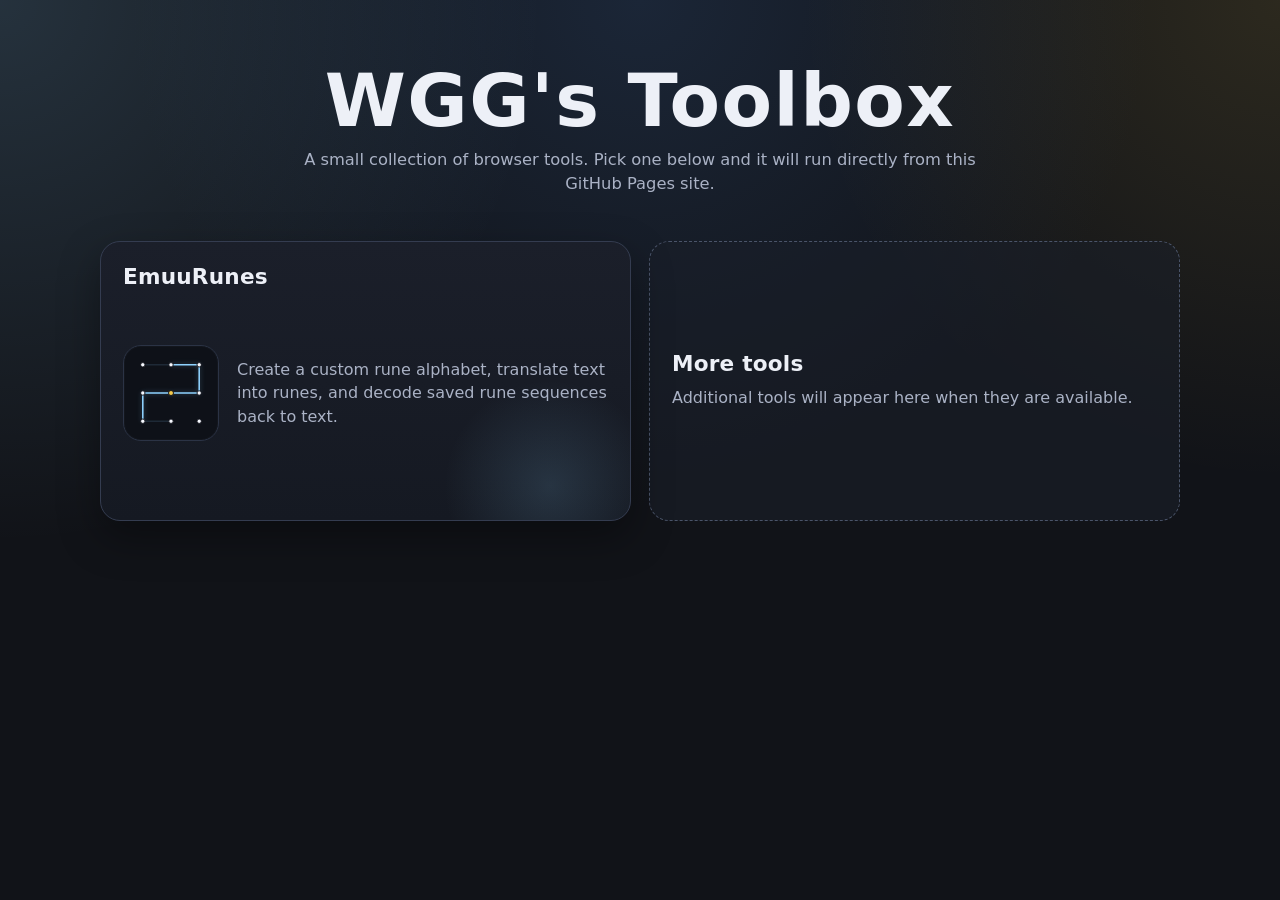
<file: index.html>
<!doctype html>
<html lang="en">
<head>
  <meta charset="utf-8" />
  <meta name="viewport" content="width=device-width, initial-scale=1" />
  <meta http-equiv="Content-Security-Policy" content="default-src 'self'; script-src 'self'; style-src 'self'; img-src 'self' data:; font-src 'self'; object-src 'none'; base-uri 'none'; form-action 'none'" />
  <meta name="description" content="A collection of browser-based tools by WGG." />
  <meta property="og:title" content="WGG's Toolbox" />
  <meta property="og:description" content="A collection of browser-based tools by WGG." />
  <meta property="og:type" content="website" />
  <title>WGG Tools</title>
  <link rel="preload" href="styles/common.css" as="style" />
  <link rel="preload" href="styles/index.css" as="style" />
  <link rel="stylesheet" href="styles/common.css" />
  <link rel="stylesheet" href="styles/index.css" />
</head>
<body>
  <header>
    <h1>WGG's Toolbox</h1>
    <p class="subtitle">A small collection of browser tools. Pick one below and it will run directly from this GitHub Pages site.</p>
  </header>

  <main>
    <div class="tool-grid">
      <a class="tool-card" href="rune-writer.html" aria-label="Open EmuuRunes">
        <div class="card-top">
          <h2>EmuuRunes</h2>
        </div>

        <div class="tool-body">
          <svg class="rune-preview" viewBox="0 0 300 300" aria-hidden="true">
            <line class="edge-ghost" x1="60" y1="60" x2="150" y2="60" />
            <line class="edge-line" x1="150" y1="60" x2="240" y2="60" />
            <line class="edge-line" x1="240" y1="60" x2="240" y2="150" />
            <line class="edge-line" x1="240" y1="150" x2="150" y2="150" />
            <line class="edge-line" x1="150" y1="150" x2="60" y2="150" />
            <line class="edge-line" x1="60" y1="150" x2="60" y2="240" />
            <line class="edge-ghost" x1="60" y1="240" x2="150" y2="240" />
            <circle class="dot" cx="60" cy="60" r="7" />
            <circle class="dot" cx="150" cy="60" r="7" />
            <circle class="dot" cx="240" cy="60" r="7" />
            <circle class="dot" cx="60" cy="150" r="7" />
            <circle class="dot dot-center" cx="150" cy="150" r="8" />
            <circle class="dot" cx="240" cy="150" r="7" />
            <circle class="dot" cx="60" cy="240" r="7" />
            <circle class="dot" cx="150" cy="240" r="7" />
            <circle class="dot" cx="240" cy="240" r="7" />
          </svg>

          <p class="description">Create a custom rune alphabet, translate text into runes, and decode saved rune sequences back to text.</p>
        </div>
      </a>

      <div class="placeholder-card" aria-label="Additional tools">
        <h2>More tools</h2>
        <p class="description">Additional tools will appear here when they are available.</p>
      </div>
    </div>
  </main>
</body>
</html>
</file>
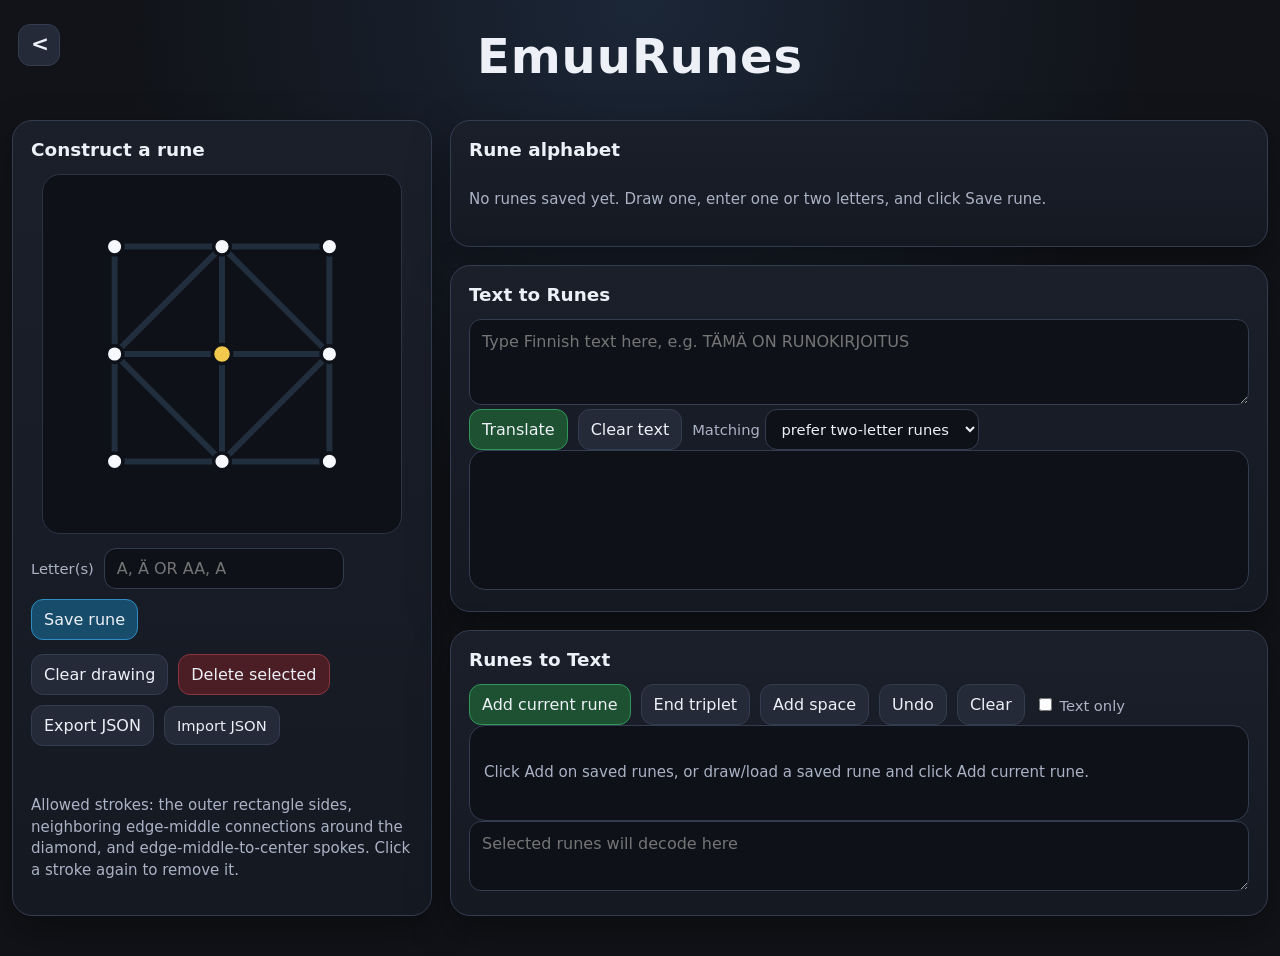
<file: rune-writer.html>
<!doctype html>
<html lang="en">
<head>
  <meta charset="utf-8" />
  <meta name="viewport" content="width=device-width, initial-scale=1" />
  <meta http-equiv="Content-Security-Policy" content="default-src 'self'; script-src 'self'; style-src 'self'; img-src 'self' data:; font-src 'self'; object-src 'none'; base-uri 'none'; form-action 'none'" />
  <meta name="description" content="Create, save, write, and read custom Finnish rune alphabets in the browser." />
  <meta property="og:title" content="EmuuRunes" />
  <meta property="og:description" content="Create, save, write, and read custom Finnish rune alphabets in the browser." />
  <meta property="og:type" content="website" />
  <title>EmuuRunes</title>
  <link rel="preload" href="styles/common.css" as="style" />
  <link rel="preload" href="styles/rune-writer.css" as="style" />
  <link rel="preload" href="scripts/rune-writer.js" as="script" />
  <link rel="stylesheet" href="styles/common.css" />
  <link rel="stylesheet" href="styles/rune-writer.css" />
</head>
<body>
  <header>
    <a class="home-link" href="index.html" aria-label="Back to tool index"></a>
    <h1>EmuuRunes</h1>
  </header>

  <main>
    <section>
      <h2>Construct a rune</h2>
      <div class="builder-wrap">
        <svg id="builder" viewBox="0 0 300 300" aria-label="Rune builder"></svg>

        <div class="letter-row">
          <label for="letters">Letter(s)</label>
          <input id="letters" class="letter-input" placeholder="A, Ä or AA, A" />
          <button id="saveRune" class="primary">Save rune</button>
        </div>

        <div class="actions">
          <button id="clearDrawing">Clear drawing</button>
          <button id="deleteRune" class="danger">Delete selected</button>
          <button id="exportData">Export JSON</button>
          <label>
            <input id="importData" type="file" accept="application/json" hidden />
            <button type="button" id="importButton">Import JSON</button>
          </label>
        </div>

        <div id="status" class="status"></div>
      </div>

      <p class="help">
        Allowed strokes: the outer rectangle sides, neighboring edge-middle connections around the diamond, and edge-middle-to-center spokes. Click a stroke again to remove it.
      </p>
    </section>

    <div class="grid-right">
      <section>
        <h2>Rune alphabet</h2>
        <div id="alphabet" class="alphabet"></div>
      </section>

      <section>
        <h2>Text to Runes</h2>
        <textarea id="textInput" placeholder="Type Finnish text here, e.g. TÄMÄ ON RUNOKIRJOITUS"></textarea>
        <div class="write-controls">
          <button id="renderText" class="good">Translate</button>
          <button id="clearText">Clear text</button>
          <label>
            Matching
            <select id="matchingMode">
              <option value="longest">prefer two-letter runes</option>
              <option value="single">single letters only</option>
            </select>
          </label>
        </div>
        <div id="output" class="output" aria-label="Rune output"></div>
      </section>

      <section>
        <h2>Runes to Text</h2>
        <div class="read-controls">
          <button id="addCurrentRune" class="good">Add current rune</button>
          <button id="addTripletBreak">End triplet</button>
          <button id="addSpaceRune">Add space</button>
          <button id="undoReadRune">Undo</button>
          <button id="clearReadRunes">Clear</button>
          <label>
            <input id="plainReadText" type="checkbox" />
            Text only
          </label>
        </div>
        <div id="readSequence" class="output read-output" aria-label="Selected rune sequence"></div>
        <textarea id="readText" class="read-text" readonly placeholder="Selected runes will decode here"></textarea>
      </section>
    </div>
  </main>

  <script src="scripts/rune-writer.js" defer></script>
</body>
</html>
</file>
<file: styles/common.css>
:root {
  --bg: #111318;
  --panel: #1b1f2a;
  --panel-2: #242a38;
  --text: #edf0f7;
  --muted: #aab2c5;
  --line: #8fd3ff;
  --line-ghost: #3d5870;
  --accent: #f2c94c;
  --danger: #ff6b6b;
  --ok: #72e39f;
  --border: #343c50;
  --dot: #f7f9ff;
  --shadow: rgba(0, 0, 0, 0.35);
}

* {
  box-sizing: border-box;
}

body {
  margin: 0;
  font-family: system-ui, -apple-system, BlinkMacSystemFont, "Segoe UI", sans-serif;
  color: var(--text);
  min-height: 100vh;
}

h1 {
  letter-spacing: 0.02em;
}

.subtitle {
  margin: 0 auto;
  color: var(--muted);
  line-height: 1.5;
}
</file>
<file: styles/index.css>
body {
  background:
    radial-gradient(circle at top left, rgba(143, 211, 255, 0.16), transparent 34rem),
    radial-gradient(circle at top right, rgba(242, 201, 76, 0.12), transparent 30rem),
    radial-gradient(circle at top, #1b2637 0%, var(--bg) 46%);
}

header {
  padding: 64px 18px 20px;
  text-align: center;
}

h1 {
  margin: 0 0 10px;
  font-size: clamp(2.25rem, 6vw, 4.6rem);
  line-height: 1;
}

.subtitle {
  max-width: 720px;
  font-size: 1.02rem;
}

main {
  width: min(1080px, calc(100vw - 24px));
  margin: 24px auto 56px;
}

.tool-grid {
  display: grid;
  grid-template-columns: repeat(auto-fit, minmax(280px, 1fr));
  gap: 18px;
  align-items: stretch;
}

.tool-card {
  position: relative;
  min-height: 280px;
  overflow: hidden;
  display: grid;
  grid-template-rows: auto 1fr auto;
  gap: 18px;
  padding: 22px;
  text-decoration: none;
  color: inherit;
  background: linear-gradient(180deg, var(--panel), #151922);
  border: 1px solid var(--border);
  border-radius: 20px;
  box-shadow: 0 16px 40px var(--shadow);
  transition: transform 150ms ease, border-color 150ms ease, background 150ms ease, box-shadow 150ms ease;
}

.tool-card:hover,
.tool-card:focus-visible {
  transform: translateY(-2px);
  border-color: var(--line);
  background: linear-gradient(180deg, #202738, #151922);
  box-shadow: 0 18px 48px var(--shadow), 0 0 0 1px rgba(143, 211, 255, 0.12);
  outline: none;
}

.tool-card::before {
  content: "";
  position: absolute;
  inset: auto -30px -76px auto;
  width: 220px;
  height: 220px;
  background: radial-gradient(circle, rgba(143, 211, 255, 0.14), transparent 68%);
  pointer-events: none;
}

.card-top {
  display: flex;
  align-items: center;
  justify-content: space-between;
  gap: 14px;
}

h2 {
  margin: 0;
  font-size: 1.35rem;
  letter-spacing: 0.01em;
}

.tag {
  flex: 0 0 auto;
  padding: 5px 9px;
  color: #17202b;
  background: var(--accent);
  border-radius: 999px;
  font-size: 0.78rem;
  font-weight: 700;
  letter-spacing: 0.04em;
  text-transform: uppercase;
}

.tool-body {
  display: grid;
  grid-template-columns: 96px 1fr;
  gap: 18px;
  align-items: center;
}

.rune-preview {
  width: 96px;
  height: 96px;
  background: #0e1118;
  border: 1px solid #2b3345;
  border-radius: 18px;
  box-shadow: inset 0 0 0 1px rgba(255, 255, 255, 0.02);
}

.edge-line {
  stroke: var(--line);
  stroke-width: 5;
  stroke-linecap: round;
  filter: drop-shadow(0 0 8px rgba(143, 211, 255, 0.35));
}

.edge-ghost {
  stroke: var(--line-ghost);
  stroke-width: 5;
  stroke-linecap: round;
  opacity: 0.35;
}

.dot {
  fill: var(--dot);
  stroke: #0e1118;
  stroke-width: 3;
}

.dot-center {
  fill: var(--accent);
}

.description {
  margin: 0;
  color: var(--muted);
  line-height: 1.48;
}

.open-row {
  display: flex;
  align-items: center;
  justify-content: space-between;
  gap: 12px;
  padding-top: 4px;
  color: var(--line);
  font-weight: 700;
}

.arrow {
  display: grid;
  place-items: center;
  width: 38px;
  height: 38px;
  border: 1px solid #3a5167;
  border-radius: 12px;
  background: var(--panel-2);
  color: var(--text);
}

.placeholder-card {
  min-height: 280px;
  padding: 22px;
  display: grid;
  align-content: center;
  gap: 10px;
  background: rgba(27, 31, 42, 0.58);
  border: 1px dashed #4a5469;
  border-radius: 20px;
  color: var(--muted);
}

.placeholder-card h2 {
  color: var(--text);
}

@media (max-width: 620px) {
  header {
    padding-top: 42px;
  }

  .tool-body {
    grid-template-columns: 1fr;
  }
}
</file>
<file: styles/rune-writer.css>
body {
  background: radial-gradient(circle at top, #1b2637 0%, var(--bg) 45%);
}

header {
  position: relative;
  padding: 28px 18px 10px;
  text-align: center;
}

.home-link {
  position: absolute;
  left: 18px;
  top: 24px;
  display: inline-flex;
  align-items: center;
  justify-content: center;
  width: 42px;
  height: 42px;
  color: var(--text);
  text-decoration: none;
  background: var(--panel-2);
  border: 1px solid var(--border);
  border-radius: 12px;
  padding: 0;
  font-size: 0;
  transition: transform 120ms ease, background 120ms ease, border-color 120ms ease, box-shadow 120ms ease;
}

.home-link::before {
  content: "<";
  display: block;
  font-size: 1.35rem;
  font-weight: 800;
  line-height: 1;
  transform: translate(1px, -1px);
}

.home-link:hover,
.home-link:focus-visible {
  transform: translateY(-1px);
  border-color: var(--line);
  background: #2a3245;
  box-shadow: 0 18px 48px var(--shadow), 0 0 0 1px rgba(143, 211, 255, 0.12);
  outline: none;
}

h1 {
  margin: 0 0 8px;
  font-size: clamp(1.8rem, 4vw, 3rem);
}

.subtitle {
  max-width: 760px;
}

main {
  width: min(1420px, calc(100vw - 24px));
  margin: 18px auto 40px;
  display: grid;
  grid-template-columns: minmax(320px, 420px) minmax(0, 1fr);
  gap: 18px;
}

section,
.card {
  background: linear-gradient(180deg, var(--panel), #151922);
  border: 1px solid var(--border);
  border-radius: 20px;
  box-shadow: 0 16px 40px var(--shadow);
  padding: 18px;
}

h2 {
  margin: 0 0 14px;
  font-size: 1.15rem;
}

.builder-wrap {
  display: grid;
  justify-items: center;
  gap: 14px;
}

svg {
  width: min(100%, 360px);
  height: auto;
  display: block;
  touch-action: none;
  user-select: none;
  background: #0e1118;
  border-radius: 18px;
  border: 1px solid #2b3345;
}

.edge-hit {
  stroke: transparent;
  stroke-width: 18;
  cursor: pointer;
}

.edge-line {
  stroke: var(--line-ghost);
  stroke-width: 5;
  stroke-linecap: round;
  opacity: 0.42;
  pointer-events: none;
}

.edge-on {
  stroke: var(--line);
  opacity: 1;
  filter: drop-shadow(0 0 8px rgba(143, 211, 255, 0.35));
}

.dot {
  fill: var(--dot);
  stroke: #0e1118;
  stroke-width: 3;
  pointer-events: none;
}

.dot-center {
  fill: var(--accent);
}

.controls,
.letter-row,
.actions,
.write-controls,
.read-controls {
  display: flex;
  gap: 10px;
  flex-wrap: wrap;
  align-items: center;
}

label {
  color: var(--muted);
  font-size: 0.92rem;
}

input,
textarea,
select,
button {
  font: inherit;
  border-radius: 12px;
  border: 1px solid var(--border);
}

input,
textarea,
select {
  background: #0e1118;
  color: var(--text);
  padding: 10px 12px;
  outline: none;
}

input:focus,
textarea:focus,
select:focus {
  border-color: var(--line);
  box-shadow: 0 0 0 3px rgba(143, 211, 255, 0.16);
}

button {
  background: var(--panel-2);
  color: var(--text);
  padding: 10px 12px;
  cursor: pointer;
  transition: transform 120ms ease, background 120ms ease, border-color 120ms ease;
}

button:hover {
  transform: translateY(-1px);
  border-color: #51617f;
  background: #2a3245;
}

button.primary {
  background: #174c6a;
  border-color: #2f8dc4;
}

button.danger {
  background: #4b1d24;
  border-color: #8a3540;
}

button.good {
  background: #1d5131;
  border-color: #32975a;
}

.letter-input {
  width: 240px;
  text-transform: uppercase;
}

.status {
  min-height: 1.3em;
  color: var(--muted);
  font-size: 0.95rem;
}

.status.ok {
  color: var(--ok);
}

.status.err {
  color: var(--danger);
}

.grid-right {
  display: grid;
  gap: 18px;
}

.alphabet {
  display: grid;
  grid-template-columns: repeat(auto-fill, minmax(110px, 1fr));
  gap: 10px;
}

.alphabet > .help {
  grid-column: 1 / -1;
}

.rune-card {
  background: #0e1118;
  border: 1px solid var(--border);
  border-radius: 14px;
  padding: 10px;
  display: grid;
  justify-items: center;
  gap: 6px;
  min-height: 126px;
  cursor: pointer;
}

.rune-card:hover {
  border-color: var(--line);
}

.rune-label {
  font-weight: 700;
  letter-spacing: 0.06em;
}

.rune-card button {
  padding: 6px 10px;
  border-radius: 10px;
}

.mini-rune {
  width: 78px;
  height: 78px;
  border: none;
  background: transparent;
}

textarea {
  width: 100%;
  min-height: 86px;
  resize: vertical;
  line-height: 1.5;
}

.output {
  min-height: 140px;
  background: #0e1118;
  border: 1px solid var(--border);
  border-radius: 16px;
  padding: 14px;
  display: flex;
  gap: 0;
  flex-wrap: wrap;
  align-items: center;
}

.read-output {
  min-height: 96px;
}

.read-text {
  min-height: 48px;
}

.word-break {
  width: 24px;
  height: 1px;
}

.rune-triplet {
  --rune-size: 64px;
  display: flex;
  align-items: center;
  margin-right: 10px;
}

.rune-triplet .mini-rune {
  width: var(--rune-size);
  height: var(--rune-size);
  flex: 0 0 var(--rune-size);
}

.rune-triplet .mini-rune + .mini-rune {
  margin-left: calc(var(--rune-size) * -0.4);
}

.rune-reversed {
  transform: scaleX(-1);
}

.rune-card.next-reversed {
  border-color: var(--accent);
  box-shadow: 0 0 0 2px rgba(242, 201, 76, 0.18);
}

.rune-card.next-reversed .mini-rune {
  transform: scaleX(-1);
}

.rune-card.disabled-next {
  cursor: not-allowed;
  opacity: 0.45;
}

.rune-card.disabled-next button {
  cursor: not-allowed;
}

.unknown {
  width: 64px;
  height: 64px;
  border: 1px dashed #596274;
  border-radius: 12px;
  display: grid;
  place-items: center;
  color: var(--danger);
  font-weight: 700;
  margin-right: 10px;
}

.help {
  color: var(--muted);
  line-height: 1.45;
  font-size: 0.94rem;
}

.help code {
  background: #0e1118;
  padding: 2px 5px;
  border-radius: 6px;
  color: #d5e8ff;
}

@media (max-width: 860px) {
  main {
    grid-template-columns: 1fr;
  }
}

@media (max-width: 620px) {
  header {
    padding-top: 72px;
  }

  .home-link {
    left: 12px;
    top: 16px;
  }
}
</file>
